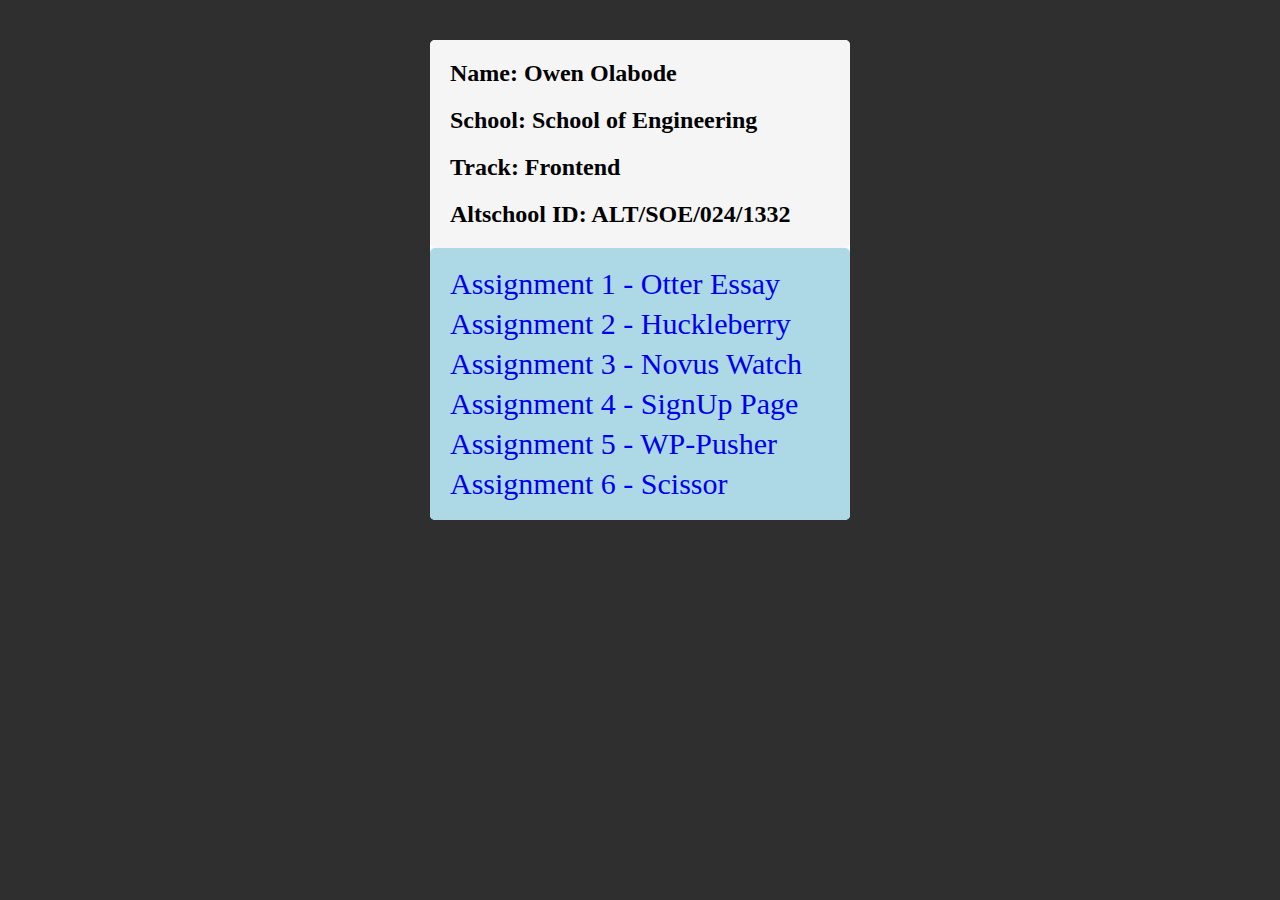
<file: index.html>
<!DOCTYPE html>
<html lang="en">
<head>
  <meta charset="UTF-8">
  <meta name="viewport" content="width=device-width, initial-scale=1.0">
  <title>Assignments</title>
  <link rel="stylesheet" href="styles.css">
</head>
<body>
    <div class="container">
      <div class="author">
      <h2>Name: Owen Olabode</h2>
      <h2>School: School of Engineering</h2>
      <h2>Track: Frontend </h2>
      <h2>Altschool ID: ALT/SOE/024/1332</h2>
    </div>
      <div class="list">
        <ul>
          <li>
            <a href="./assignment-1.html"> Assignment 1 - Otter Essay</a>
          </li>
          <li><a href="./assignment-2.html">Assignment 2 - Huckleberry</a>
          </li>
          <li>
            <a href="./assignment-3.html">Assignment 3 - Novus Watch</a>
          </li>
          <li>
            <a href="./assignment-4.html">Assignment 4 - SignUp Page </a>
          </li>
          <li>
            <a href="./assignment-5.html">Assignment 5 - WP-Pusher </a>
          </li>
          <li>
            <a href="./assignment-6.html">Assignment 6 - Scissor </a>
          </li>
        </ul>
      </div>
    </div>
</body>
</html>
</file>
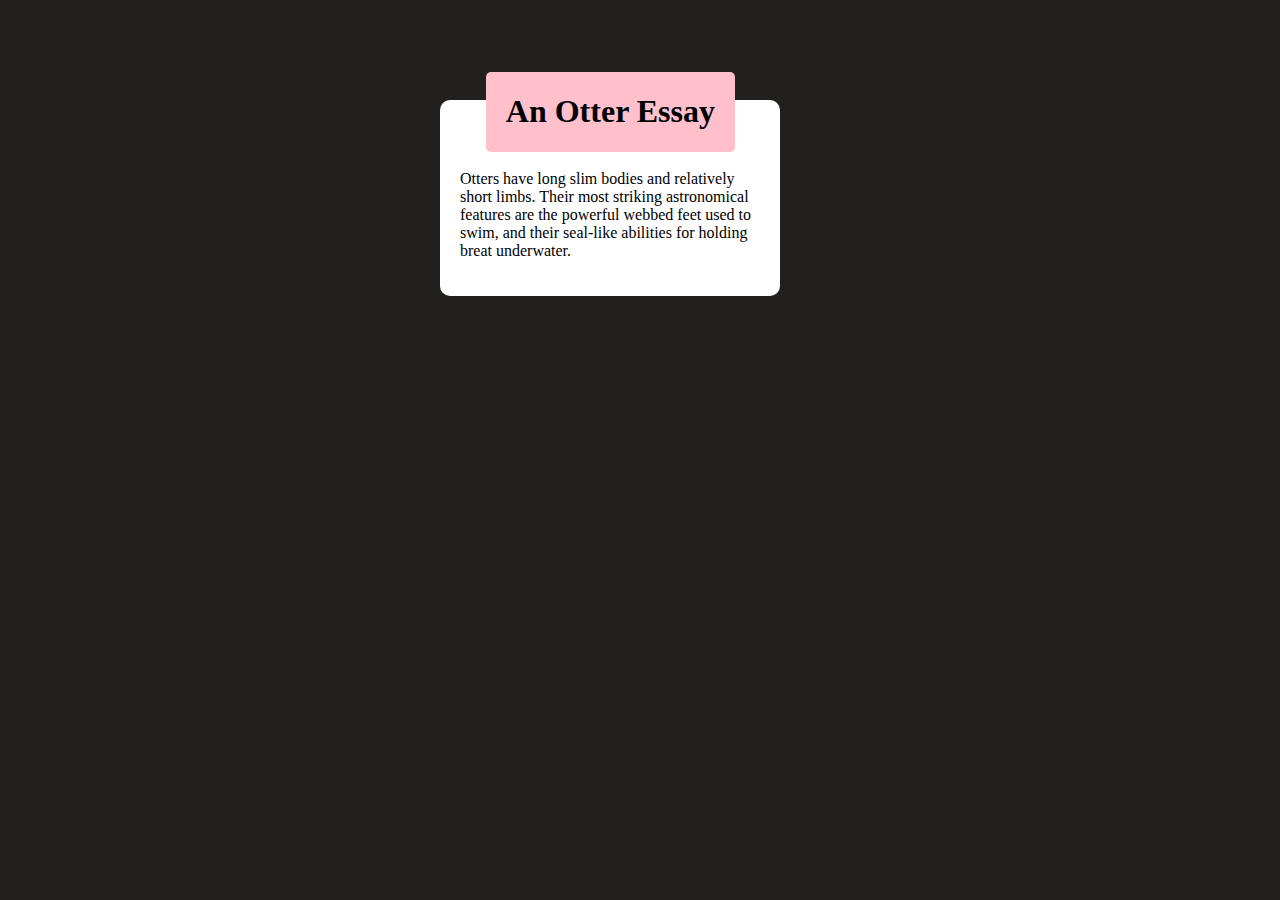
<file: assignment-1.html>
<!DOCTYPE html>
<html lang="en">
<head>
    <meta charset="UTF-8">
    <meta name="viewport" content="width=device-width, initial-scale=1.0">
    <link rel="stylesheet" type="text/css" href="./css/otter.css">
    <title>Otter Essay</title>
</head>
<body>
    <div class="blackbground">
        <div class="whitebground">
           <span class="pinkbground">
             <h1>An Otter Essay</h1>
            </span>
            <p>Otters have long slim bodies and relatively short limbs. Their
            most striking astronomical features are the powerful webbed feet
            used to swim, and their seal-like abilities for holding breat 
            underwater.</p>
        </div>
    </div>
</body>
</html>
</file>
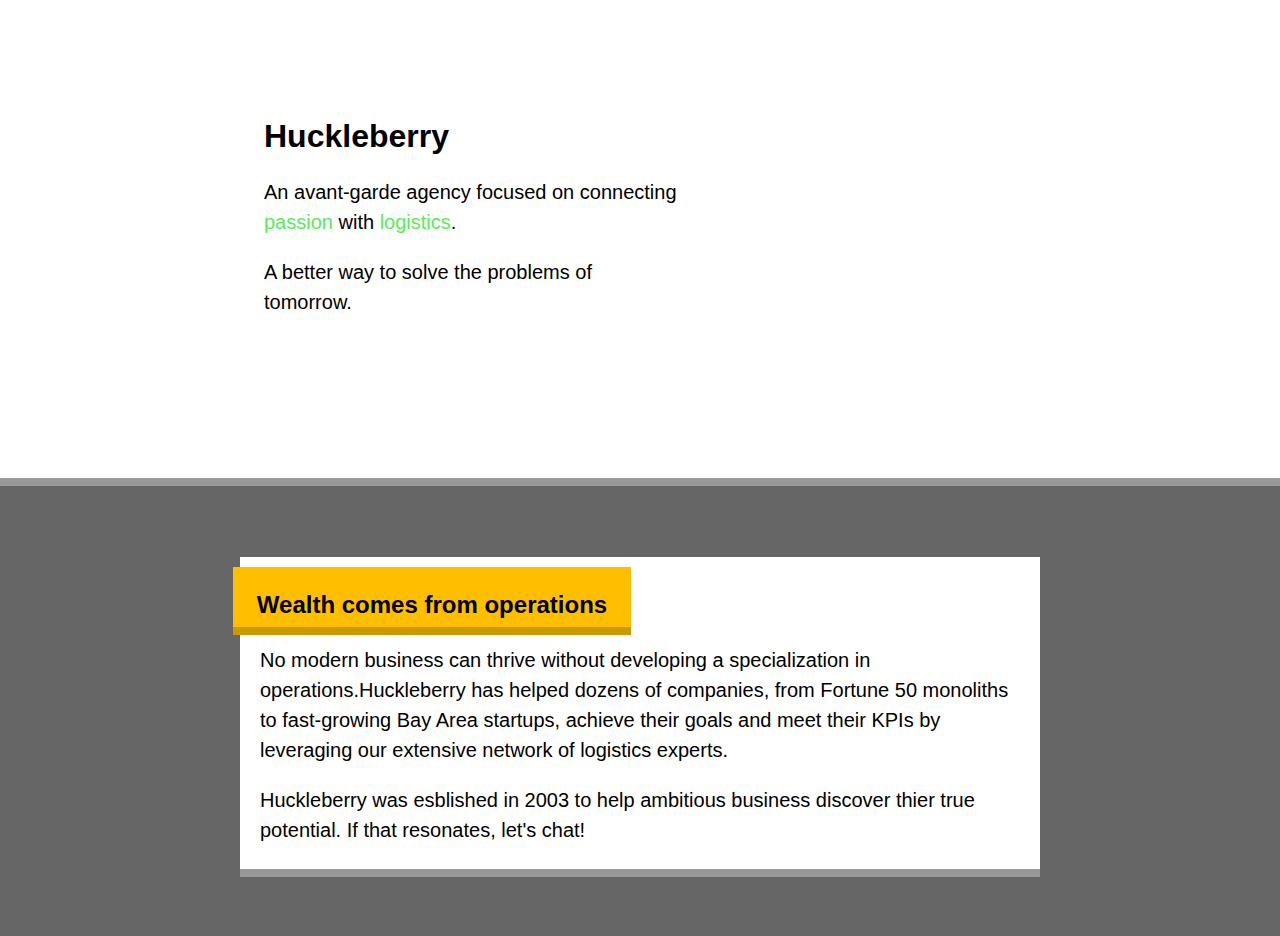
<file: assignment-2.html>
<!DOCTYPE html>
<html lang="en">
<head>
  <meta charset="UTF-8">
  <meta name="viewport" content="width=device-width, initial-scale=1.0">
  <title>Huckleberry</title>
  <link rel="stylesheet" href="./css/huckleberry.css">
</head>
<body>
  <section class="top-half">
    <div class="top-container">
    <h1 class="title">
      Huckleberry
    </h1>
    <p class="top-P">
      An avant-garde agency focused on connecting <a class="link-text" href="#">passion</a> with <a class="link-text" href="#">logistics</a>.
    </p>
      <p class="top-P">A better way to solve the problems of tomorrow.
    </p>
    </div>
  </section>
  <section class="bottom-half">
    <div class="container">
    <span class="banner"><p class="yellow-text">Wealth comes from operations</p></span>
    <p class="bottom-P">
      No modern business can thrive without developing a specialization in operations.Huckleberry has helped dozens of companies, from Fortune 50 monoliths to fast-growing Bay Area startups, achieve their goals and meet their KPIs by leveraging our extensive network of logistics experts.
    </p>
    <p class="bottom-P">
      Huckleberry was esblished in 2003 to help ambitious business discover thier true potential. If that resonates, let's chat!
    </p>
    </div>
  </section>
  
</body>
</html>
</file>
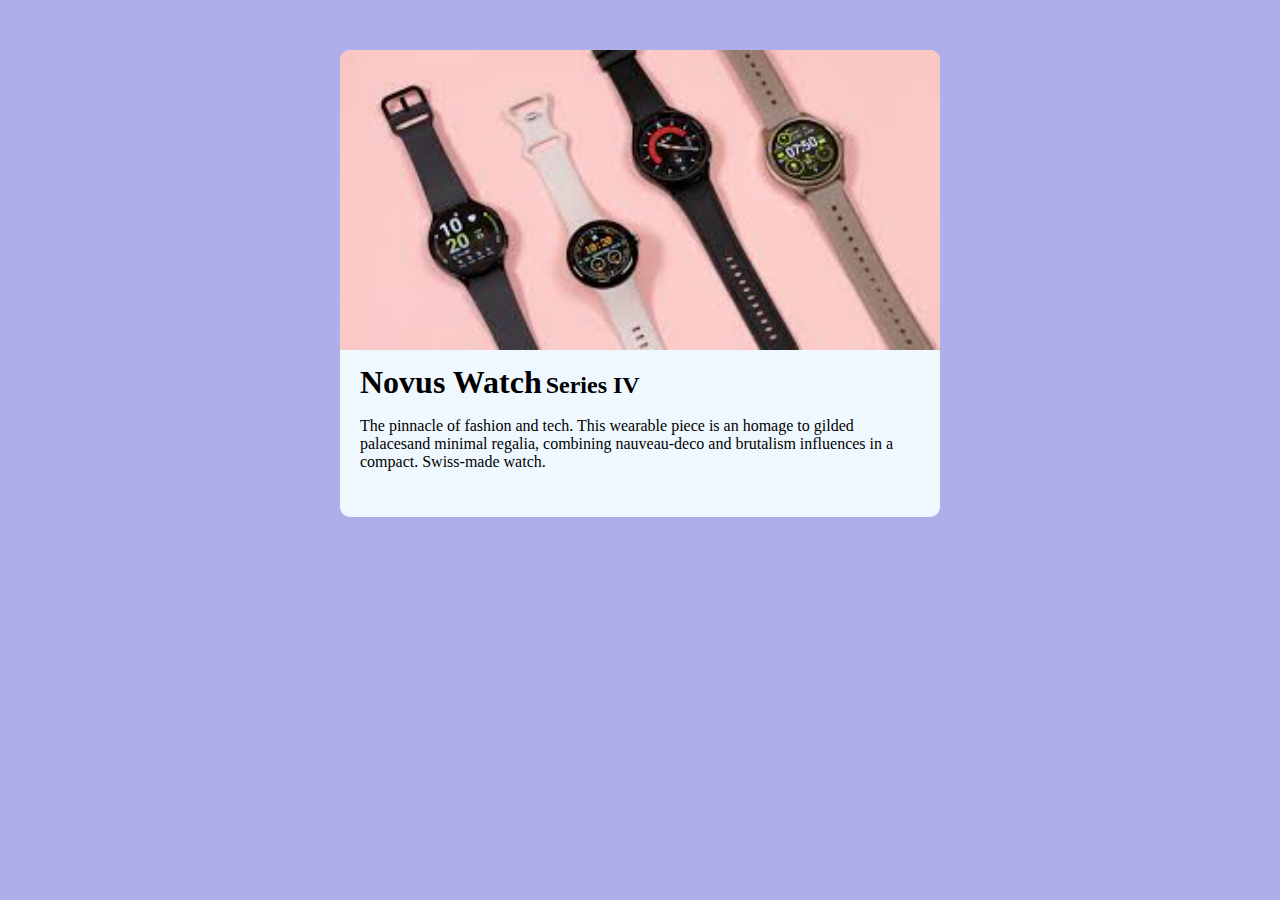
<file: assignment-3.html>
<!DOCTYPE html>
<html lang="en">
<head>
    <meta charset="UTF-8">
    <meta name="viewport" content="width=device-width, initial-scale=1.0">
    <link rel="stylesheet" href="./css/novus.css">
    <title>Novus Watch</title>
</head>
<body>
    <div class="box">
        <img src="./assets/watch.jpg">
        <div class="text">
            <div class="heading">
        <h1 class="title"> Novus Watch</h1>
        <h2 class="title">Series IV</h2>
    </div>
        <p>
            The pinnacle of fashion and tech. This wearable piece
            is an homage to gilded palacesand minimal regalia, 
            combining nauveau-deco and brutalism influences in a compact.
             Swiss-made watch.
        </p>
        </div>
    </div>
</body>
</html>
</file>
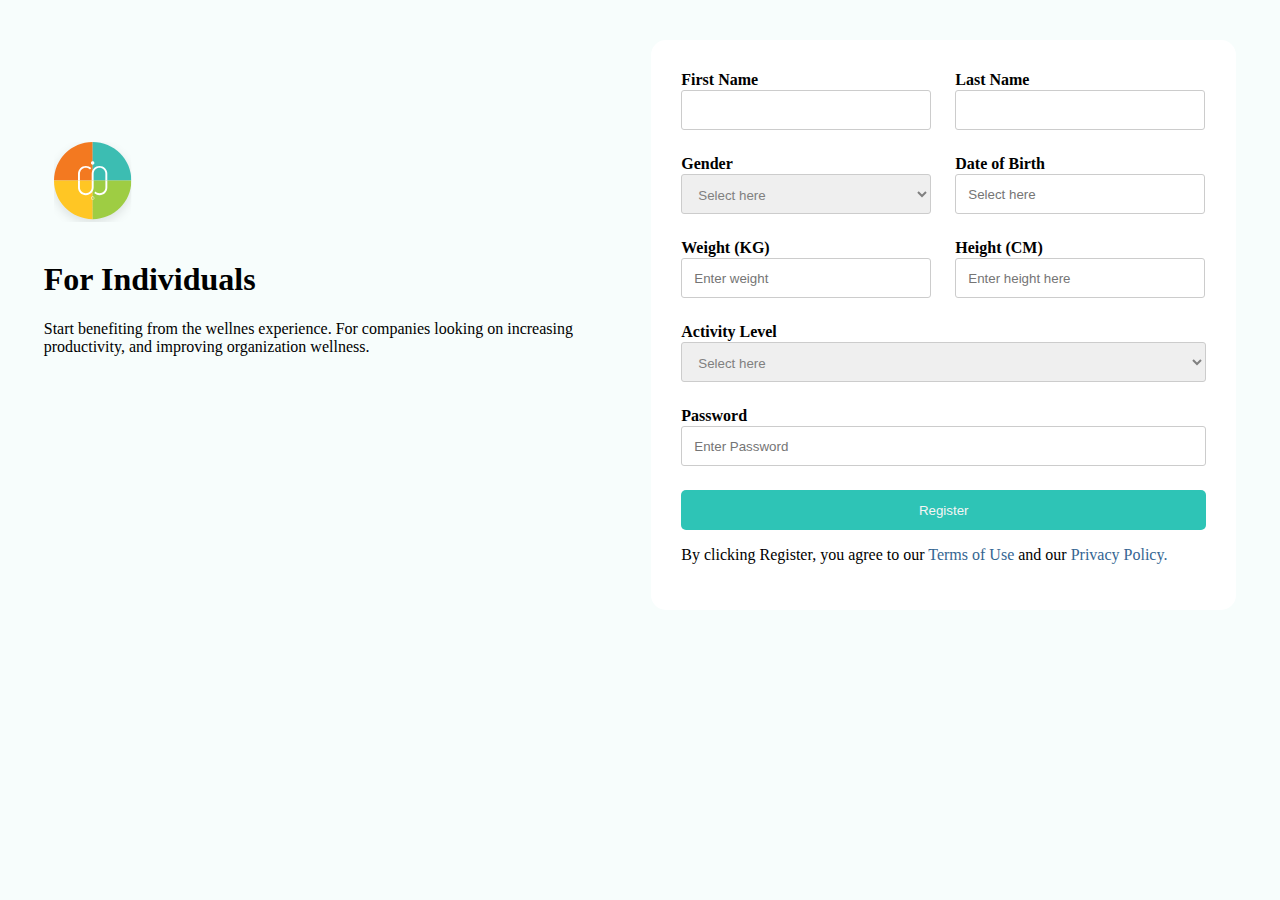
<file: assignment-4.html>
<!DOCTYPE html>
<html lang="en">
<head>
  <meta charset="UTF-8">
  <meta name="viewport" content="width=device-width, initial-scale=1.0">
  <title>SignUp</title>
  <link rel="stylesheet" href="./css/sign.css">
  <link rel="stylesheet" href="./css/queries.css">
</head>
<body>
  <Main>
    <article>
    <img src="./assets/Logo.svg">
      <h1>For Individuals</h1>
      <p>Start benefiting from the wellnes experience. For companies looking on increasing productivity, and improving organization wellness.</p>
    </article>
    <div class="form-container">
      <form>
        <div class="rows">
          <div >
        <label for="firstname">First Name</label>
        <input class="row" type="text" id="firstname" name="firstname">
          </div>
          <div>
        <label for="lastname">Last Name</label>
        <input class="row" type="text" id="lastname" name="lastname">
          </div>
        </div>
        <div class="rows">
          <div>
        <label for="gender">Gender</label>
        <select class="row" name="gender" >
          <option value="" disabled selected>Select here</option>
          <option value="male">Male</option>
          <option value="female">Female</option>
          <option value="others">Others</option>
        </select>
          </div>
          <div>
        <label for="date">Date of Birth</label>
        <input class="row" type="date
        . " placeholder="Select here" id="date" name="date">
          </div>
        </div>
        <div class="rows">
          <div>
            <label for="weight">Weight (KG)</label>
            <input class="row" type="number" placeholder="Enter weight" id="weight" name="weight">
          </div>
          <div>
            <label for="height">Height (CM)</label>
            <input class="row" type="number" placeholder="Enter height here" id="height" name="height">
          </div>
        </div>
        <div class="row1">
          <div>
          <label class="label" for="activity">Activity Level</label>
          <select class="row" class="activity" name="activity">
            <option value="" disabled selected>Select here</option>
          </select>
          </div>
        </div>
        <div class="row1">
          <div>
          <label class="label" for="password">Password</label>
        <input class="row" class="password" type="password" placeholder="Enter Password" id="password" name="password">
          </div>
        </div>
        <button>
          <a class="button" href="#">Register</a>
        </button>
        <footer>
        <p>
          By clicking Register, you agree to our <a class="highlight" href="#">Terms of Use</a> and our <a class="highlight" href="#">Privacy Policy.</a>
        </p>
        </footer>
      </form>
    </div>
  </Main>
</body>
</html>
</file>
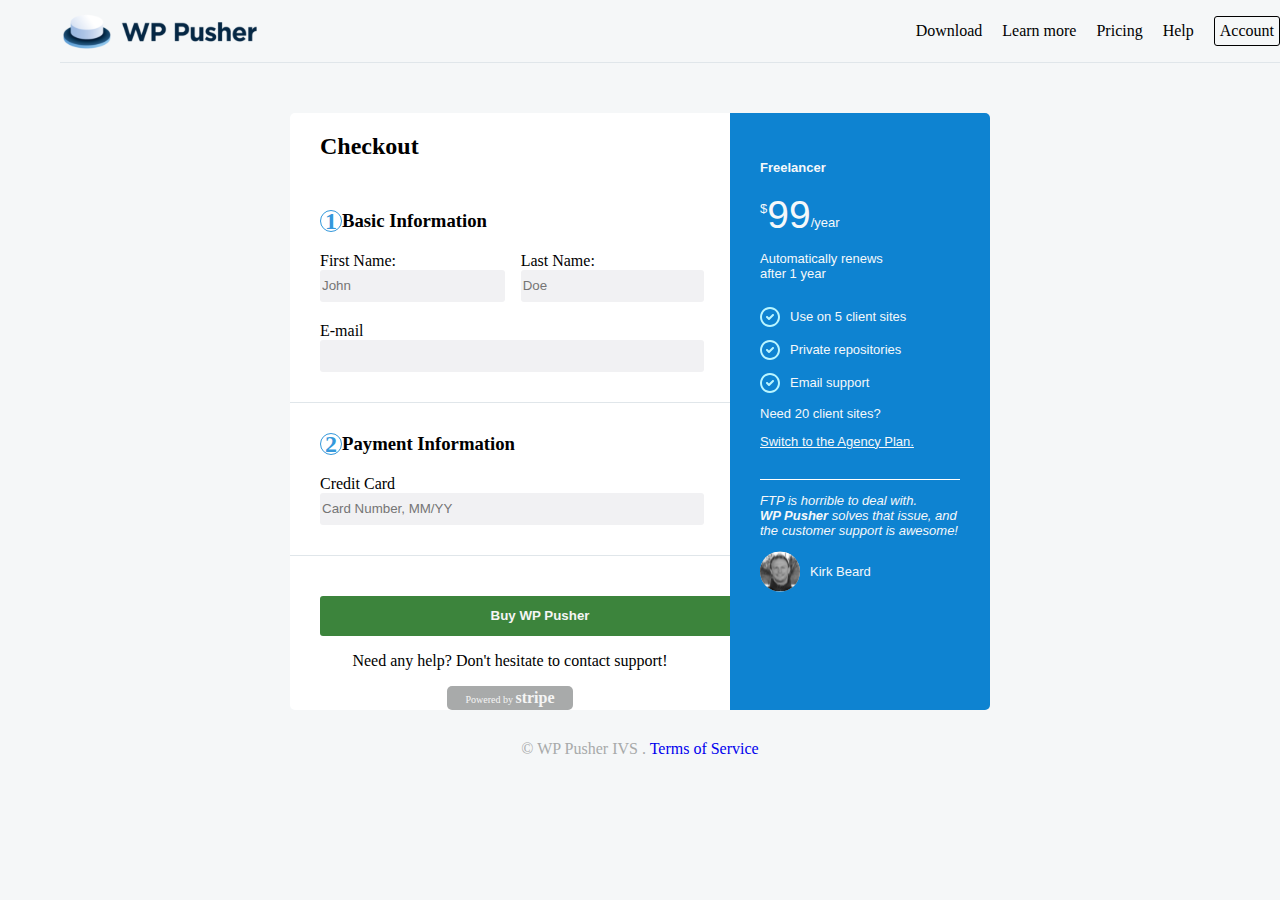
<file: assignment-5.html>
<!DOCTYPE html>
<html lang="en">
<head>
    <meta charset="UTF-8">
    <meta name="viewport" content="width=device-width, initial-scale=1.0">
    <link rel="stylesheet" href="./css/pusher.css">
    <title>WP-Pusher</title>
</head>
<body>
    <header>
    <nav class="header">
        <img src="./assets/wppusher-logo copy.svg" alt="wp-logo" class="navtitle">
        <ul class="headernav">
            <li>Download</li>
            <li>Learn more</li>
            <li>Pricing</li>
            <li>Help</li>
            <li class="borded">Account</li>
        </ul>
    </nav>
    </header>
    <main>
    <section class="left">
        <h2 class="checkout">
            Checkout
        </h2>
        <form>
            <div class="formcontainer">
                <div class="left1">
            <h3>
                <span class="circle">1</span> Basic Information</h3>
        <div class="firstrow">
            <div class="firstname">
                <label for="firstname" >First Name:</label>
            <input type="text" placeholder="John" id="firstname" name="firstname">
            </div>
            <div class="lastname">
                <label for="lastname" >Last Name:</label>
                <input type="text" placeholder="Doe" id="lastname" name="lastname">
            </div>
        
        </div>
        <div class="secondrow">
            <label for="E-mail" >E-mail</label>
            <br>
            <input type="email" id="E-mail" name="E-mail">
        </div>
            </div>
    
    <div class="formcontainer">
        <div class="left1">
        <h3>
            <span class="circle">2</span> Payment Information
        </h3>

        <div class="thirdrow">
        <label for="credit-card">Credit Card</label>
        <input type="text" id="credit-card" name="credit-card" placeholder="Card Number, MM/YY"  required>
        </div>
    </div>
    </div>
        
        <button type="submit">
            <a href="#">Buy WP Pusher</a>
        </button>
        </form>
        <div class="formfooter">
        <p class="formfooter1">
            Need any help? Don't hesitate to <span class="underline1">contact support!</span>
        </p>
        <p class="leftfooter">Powered by <span class="stripe">stripe</span></p>
        </div>
        
           
    </section>
    <section class="right">
        <div class="rightcontainer">
        <h4>Freelancer</h4>
        <p class="price">
            <span class="dollar">$</span>
            <span class="ninety-nine">99</span>
            <span class="year">/year</span>
        </p>
        <p class="lp1">
            Automatically renews
            <br>
            after 1 year
        </p>
        <p class="lp2"> 
            <p class="rightlist"><img src="./assets/listcircle.svg" alt="listcircle"> Use on 5 client sites</p>
            <p class="rightlist"><img src="./assets/listcircle.svg" alt="listcircle">Private repositories</p>
            <p class="rightlist"><img src="./assets/listcircle.svg" alt="listcircle">Email support</p>
        </p>

        <p class="lp3">
            Need 20 client sites?</p>
            <p class="lined">Switch to the Agency Plan.
        </p>
        
        <p class="lp4">
            <em>FTP is horrible to deal with.
            <br>
            <b>WP Pusher</b> solves that issue,
             and the customer support is awesome!</em>
        </p>
        </div>
        <footer class="rightfooter">
            <img src="./assets/Bitmap.svg" alt="authors photo"><p>Kirk Beard</p>
        </footer>
    </section>
    </main>
    <footer class="mainfooter">&copy WP Pusher IVS . <a class="terms" href="#">Terms of Service</a></footer>

</body>
</html>
</file>
<file: styles.css>
body{
 
}

body{
  display: flex;
  background-color:rgb(48, 47, 47);
  margin: auto;
}
.container{
  background-color: #fff;
  display: flex;
  flex-direction: column;
  border-radius: 5px;
  margin: auto;
  margin-block: 40px;
}
.title{
  text-align: center;
}
.author{
  padding-inline-start: 20px;
  background-color:whitesmoke;
  width: 400px;
  border-radius: 5px;
}
.list{
  padding-inline-start: 20px;
  background-color: lightblue;
  width: 400px;
  border-radius: 5px;
}
ul,li{
  padding: 0;
  list-style-type: none;
}
a{
  font-family: ;
  text-decoration: none;
  line-height: 40px;
  font-weight: 400;
  font-size: 30px;
}
</file>
<file: css/otter.css>
body{
    background-color: rgb(34, 31, 31);
    margin: auto; 
    width: 500px; 
    margin-block-start: 100px; 
}

.whitebground{
   background-color: white;
   border-radius: 10px;
   width: 300px;
   position: relative;
   padding: 20px;
   margin: 50px;
}


.pinkbground{
    background-color: pink;
    border-radius: 5px;
    text-align: center;
    position: absolute;
    margin: auto;
    right: 45px;
    top: -28px;
}

h1{
    padding-left: 20px;
    padding-right: 20px;
}

p{
    margin-top: 50px;

}
</file>
<file: css/huckleberry.css>
body{
  background-color: whitesmoke;
  width: 1280px;
  height: 832px;
  margin:0 auto;
  font-family: sans-serif, Arial, Helvetica, sans-serif;
}
.top-half{
  background-color: #fff;
  width: 1280px;
  height: 382px;
  padding-top: 96px;
  
  border-bottom: 8px solid #999;
}
.top-container{
  padding-inline-start: 264px;
  width: 415px;
}
.title{
  font-family: sans-serif;
  font-weight: 800;
  font-size: 32px;
  line-height:38.4px;
}
.top-P{
  font-family: sans-serif;
  font-weight: 400;
  font-size: 20px;
  line-height:30px;
}
.link-text{
  text-decoration: none;
  color: rgb(87, 236, 87);
}
.bottom-half{
  background-color: #666;
  width: 100%;
  max-width: 1280px;
  height: 450px;
  position: relative;
  display: flex;
  justify-content: center;
}
.container{
  margin: auto;
  background-color: #fff;
  width: 100%;
  max-width: 800px;
  height: 312px;
  position: absolute;
  top: 71px;
  border-block-end: 8px solid #999;
}
.banner{
  display: block;
  position: relative;
  left: -7px;
  top: 10px;
  background-color: #ffbf00;
  width: 398px;
  height: 60px;
  border-block-end:8px solid #cc9900;
}
.yellow-text{
  position: absolute;
  width: 398px;
  font-family: sans-serif;
  font-weight: 600;
  font-size: 24px;
  line-height:28px;
  text-align: center;
}

.bottom-P{
  font-family: sans-serif, Arial, Helvetica, sans-serif;
  font-weight: 500;
  font-size: 20px;
  line-height:30px;
  width: 100%;
  max-width: 752px;
  padding-inline: 20px;
}

/* Styles for screens smaller than 768px */
@media only screen and (max-width: 767px) {
  body{
    background-color: #fff;
    width: 100%;
    padding: 0;
    margin: 0;
  }
  .top-half{
    width: 100%;
    height: 382px;
    margin-block-start: 30px;
  }
  .top-container{
    padding-inline-start: 10px;
    width: 100%;
  }
  .bottom-half{
    width: 100%;
    height: 767px;
  }
  .container{
    width: 100%;
    height: 496px;
    
  }
  .banner{
    height: 82px;
    width: 90%;
    left: -7px;
  }
  .yellow-text{
    height: 82px;
    width: 80%;
    text-align: start;
    padding-inline-start: 30px;
  }
  .bottom-P{
    text-align: start;
    width: 100%;
    padding-inline: 0;

  }
}

/* Styles for screens between 768px and 1024px */
@media only screen and (min-width: 768px) and (max-width: 1024px) {
  body{
    background-color: #fff;
  }
  .top-half{
    width: 100%;
    height: 382px;
  }
  .top-container{
    padding-inline-start: 24px;
  }
  .bottom-half{
    width: 100%;
    height: 456px;
  }
  .container{
    width: 100%;
    left: -8px;
  }
  .banner{
    left: 7px;
  }
  .bottom-P{
    padding-inline: 30px;
  }
}

/* Styles for screens larger than 1024px */
@media only screen and (min-width: 1025px) {
    
}
</file>
<file: css/novus.css>
body{
    background-color: rgb(174, 174, 233);
}
.box{
    background-color: aliceblue;
    width: 100%;
    max-width: 600px;
    margin: auto;
    border-radius: 10px;
    margin-top: 50px;
}


img{
    width: 100%;
    border-radius: 10px 10px 0 0;
}

.title{
    display: inline;
   

}
.text{
    padding: 10px 20px 30px 20px;
}
</file>
<file: css/sign.css>
*{
  box-sizing: border-box;
}
body{
  background-color: #f7fdfc;
}
main{
  display: flex;
  padding: 2rem;
}
article{
  margin:0 auto;
  width: 50%;
  margin-top: 6rem;
}
.form-container{
  margin: 0 auto;
  background-color: #fff;
  border-radius: 15px;
  padding: 30px;
}
form{
  display: flex;
  flex-direction: column;
  width: 525px;
  

}
.rows{
  display: flex;
  flex-direction: row;
  margin-block-end: 24px;
  gap: 24px;
  max-width: 525px;
}
label{
  display: block;
  line-height: 20px;
  width: 250px;
  font-weight: 550;
}
.label{
  max-width: 525px;
}

.row{
  width: 100%;
  height: 40px;
  padding: 12px;
  border: 1px solid #ccc;
  border-radius: 3px;
  outline: none;
  color: gray;
}
.row1{
  width: 100%;
  margin-block-end: 24px ;
}
button{
  width: 100%;
  background-color: #2ec4b6;
  border: none;
  border-radius: 5px ;
  height: 40px;
}
.button{
  background-color: #2ec4b6;
  text-decoration: none;
  color: whitesmoke;
  margin: auto;
}
.highlight{
  text-decoration: none;
  color: rgb(52, 101, 146);
}
</file>
<file: css/queries.css>
@media only screen and (max-width: 767px) {
  main {
      display: flex;
      flex-direction: column;
      justify-content: center;
      align-content: center;
      width: 100%;
      padding: 10px;
      margin: auto;
  }
  article{
    margin: 0 auto;
    width: 100%;
    font-family: sans-serif;
  }
  h1{
    margin-block-start: 0;
  }
  article>img{
    width: 5rem;
  }
  .form-container{
    width: 100%;
    padding-inline: 10px;
  }
  form{
    width: 100%;
    font: 1em sans-serif;
  }
  .rows{
    flex-direction: column;
    width: 100%;
  }
  label,.label{
    width: 100%;
  }
  .row{
    width: 100%;
    
  }
      

 
  
 
}

/* Styles for screens between 768px and 1024px */
@media only screen and (min-width: 768px) and (max-width: 1024px) {
  main{
    flex-direction: column;
  }
  article{
    margin: auto;
    width: auto;
  }
  .form-container{
    padding: auto;
  }
  form{ 
    height: auto;
    width: 650px;
  }
  .rows{
    margin-top: 10px;
    flex-direction: column;
    
  }
  label{
    width: 100%;
  }
  
  .row{
    width: 650px;
  }
  .row1{
    width: 100%;
  }

}
/* Styles for screens larger than 1024px */
@media only screen and (min-width: 1025px) {
  }
</file>
<file: css/pusher.css>
body{
    background-color: rgb(245, 247, 248);
    margin: 0;
    width: 100%;
}
header{
    padding-inline: 30px;
    width: 100%;
}
.header{
    display: flex;
    margin-inline: 30px;
    align-items: baseline;
    border-bottom: 1px solid #E0E6EA;
}
.navtitle{
    margin: auto;
}
.headernav{
    display: flex;
    flex: 1;
    justify-content: end;
    align-items: center;
    list-style-type: none;
    gap: 20px;
}
.borded{
    border: 1px solid black;
    padding: 5px;
    border-radius: 3px;
}

main{
    display: flex;
    margin: auto;
    width: 100%;
    max-width: 700px;
    justify-content: center;
    margin-top: 50px;
   

}
.checkout{
    padding-inline-start: 30px;
}
form{
    display: flex;
    flex-direction: column;
    gap: 30px;
}
.formcontainer{
    display: flex;
    flex-direction: column;
}
.left{
    background-color: white;
    
    border-start-start-radius: 5px;
    border-end-start-radius: 5px;
}
.left1{
    display: flex;
    flex-direction: column;
    gap: 20px;
    padding: 30px;
    border-bottom: 1px solid #E0E6EA;
}
.firstrow{
    width: 100%;
    display: flex;
    gap: 20px;
}
.circle{
    display: flex;
    align-items: center;
    justify-content: center;
    width: 20px;         /* Adjust the size of the circle */
    height: 20px;        /* Must match the width to make it a perfect circle */
    border-radius: 50%; /* Makes the element circular */
    border: 1px solid;
    color:  #3498db;        /* Color of the number */
    font-size: 24px;     /* Font size of the number */
    font-weight: bold;   /* Optional: Make the number bold */
    text-align: center;  /* Center the number horizontally */
    line-height: 50px;  
}
input{
    background-color: rgb(241, 241, 243);
    border: none;
    width: 100%;
    height: 30px;
    border-radius: 3px;
}


button{
    margin-top: 40px;
    margin-inline: 30px;
    width: 100%;
    height: 40px;
    background-color: rgba(34, 116, 34, 0.884);
    border: none;
    border-radius: 3px;
}
button a{
    color: whitesmoke;
    text-decoration: none;
    font-weight: bold;
}

h3{
    display: flex;
    margin: 0;
}

.formfooter{
    margin: auto;
    text-align: center;
}

.leftfooter{
    margin: auto;
    color: whitesmoke;
    background-color: rgb(168, 170, 170);
    width: 120px;
    padding: 3px;
    border-radius: 5px;
    font-size: x-small;
}
.stripe{
    font-weight: bold;
    font-size: medium;
}


.right{
    font-family: Arial, Helvetica, sans-serif;
    font-size: small;
    width: 100%;
    max-width: 200px;
    background-color: #0e83d1;
    color: #F5F8FA;
    padding-inline: 30px;
    padding-block-start: 30px;
    border-end-end-radius: 5px;
    border-start-end-radius: 5px;
}

.price{
    display: flex;
    height: 45px;
}

.dollar{
    display: flex;
    align-items: flex-start;
    padding-top: 8px;
}

.ninety-nine{
    font-family: Arial, Helvetica, sans-serif;
    font-size: 3em;
}

.year{
    display: flex;
    align-items: flex-end;
    padding-bottom: 8px;
}

.lp2{
    display: flex;
    align-items: center;
    justify-content: center;
    line-height: 50px;  
}

.rightlist{
    display: flex;
    align-items: center;
    gap: 10px;
}

.lp3{
    display: flex;
    flex-direction: column;
    gap: 10px;
}

.lined{
    text-decoration: underline;
    padding-block-end: 30px;
    border-bottom: 1px solid white;
}

.lp4{
    line-height: 15px;
}

.rightfooter{
    display: flex;
    gap: 10px;
}

.mainfooter{
    text-align: center;
    margin-top: 30px;
    margin-bottom: 70px;
    color: rgb(168, 170, 170);
}
a{
    text-decoration: none;
}


/* Styles for screens smaller than 768px */
@media only screen and (max-width: 767px) {
    
}

/* Styles for screens between 768px and 1024px */
@media only screen and (min-width: 768px) and (max-width: 1024px) {
   
}

/* Styles for screens larger than 1024px */
@media only screen and (min-width: 1025px) {
    
}
</file>
